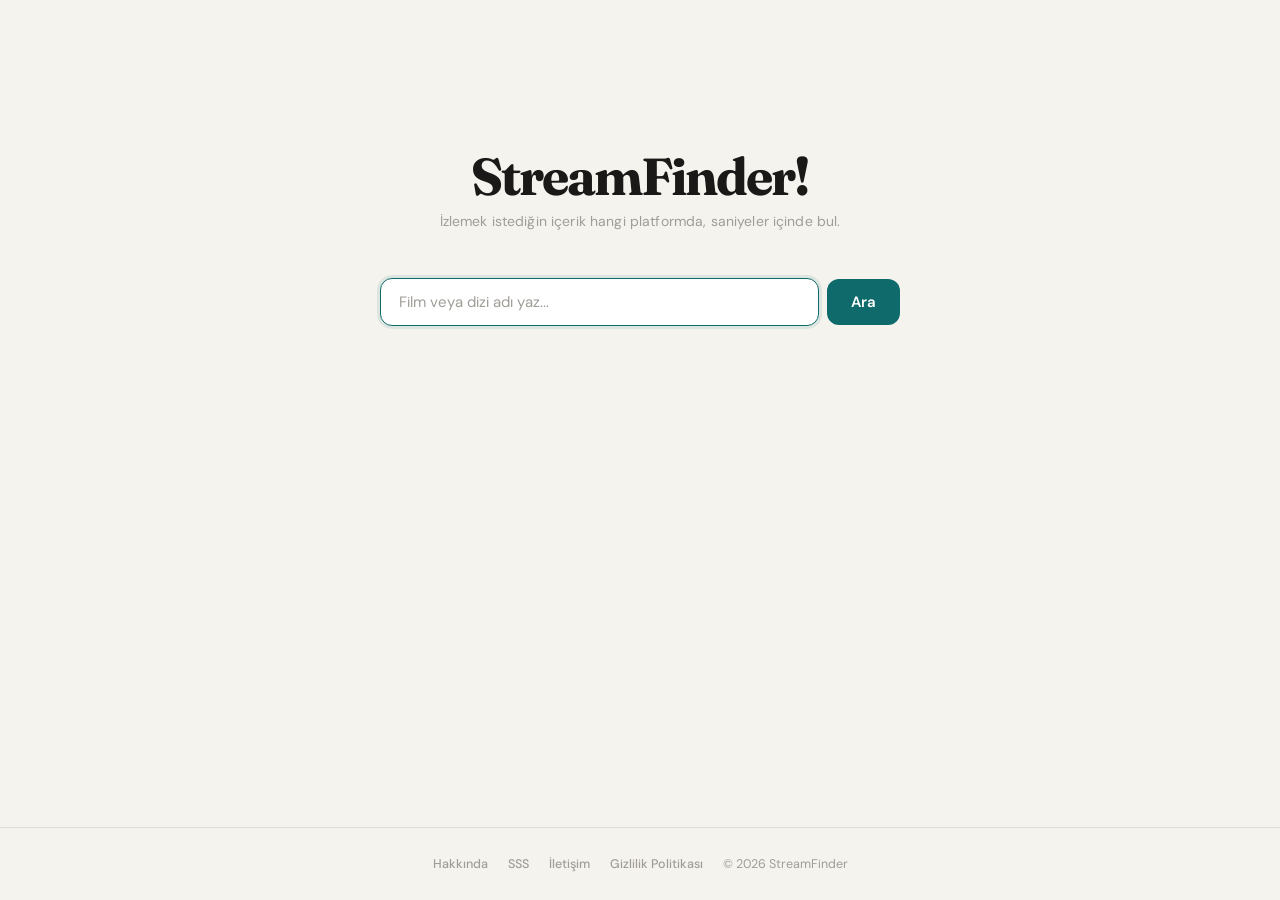
<file: index.html>
<!DOCTYPE html>
<html lang="tr">
<head>
    <meta charset="UTF-8">
    <meta name="viewport" content="width=device-width, initial-scale=1.0">
    <title>StreamFinder – Türkiye'de nerede var?</title>
    <link rel="stylesheet" href="style.css">
    <script async src="https://pagead2.googlesyndication.com/pagead/js/adsbygoogle.js?client=ca-pub-9145233193687325" crossorigin="anonymous"></script>
</head>
<body>
<div class="kapsayici">
    <h1 id="logo" style="cursor:pointer;">StreamFinder!</h1>
    <p class="tagline">İzlemek istediğin içerik hangi platformda, saniyeler içinde bul.</p>
    <div class="arama-alani">
        <div class="arama-satir">
            <input type="text" placeholder="Film veya dizi adı yaz...">
            <button id="ara-btn">Ara</button>
        </div>
        <div id="kontrol-satiri" style="display:none;">
            <div id="filtreler">
                <button class="filtre-btn" data-filtre="hepsi">Hepsi</button>
                <button class="filtre-btn" data-filtre="Film">Film</button>
                <button class="filtre-btn" data-filtre="Dizi">Dizi</button>
            </div>
            <div id="gorunum-toggle">
                <button class="gorunum-btn aktif" id="btn-grid" title="Grid görünümü">⊞ Grid</button>
                <button class="gorunum-btn" id="btn-liste" title="Liste görünümü">☰ Liste</button>
            </div>
        </div>
    </div>
    <div class="sonuclar" id="sonuclar"></div>
</div>

<footer class="site-footer">
    <a href="hakkinda.html">Hakkında</a>
    <a href="sss.html">SSS</a>
    <a href="iletisim.html">İletişim</a>
    <a href="gizlilik.html">Gizlilik Politikası</a>
    <span>© 2026 StreamFinder</span>
</footer>

<script src="script.js"></script>
</body>
</html>
</file>
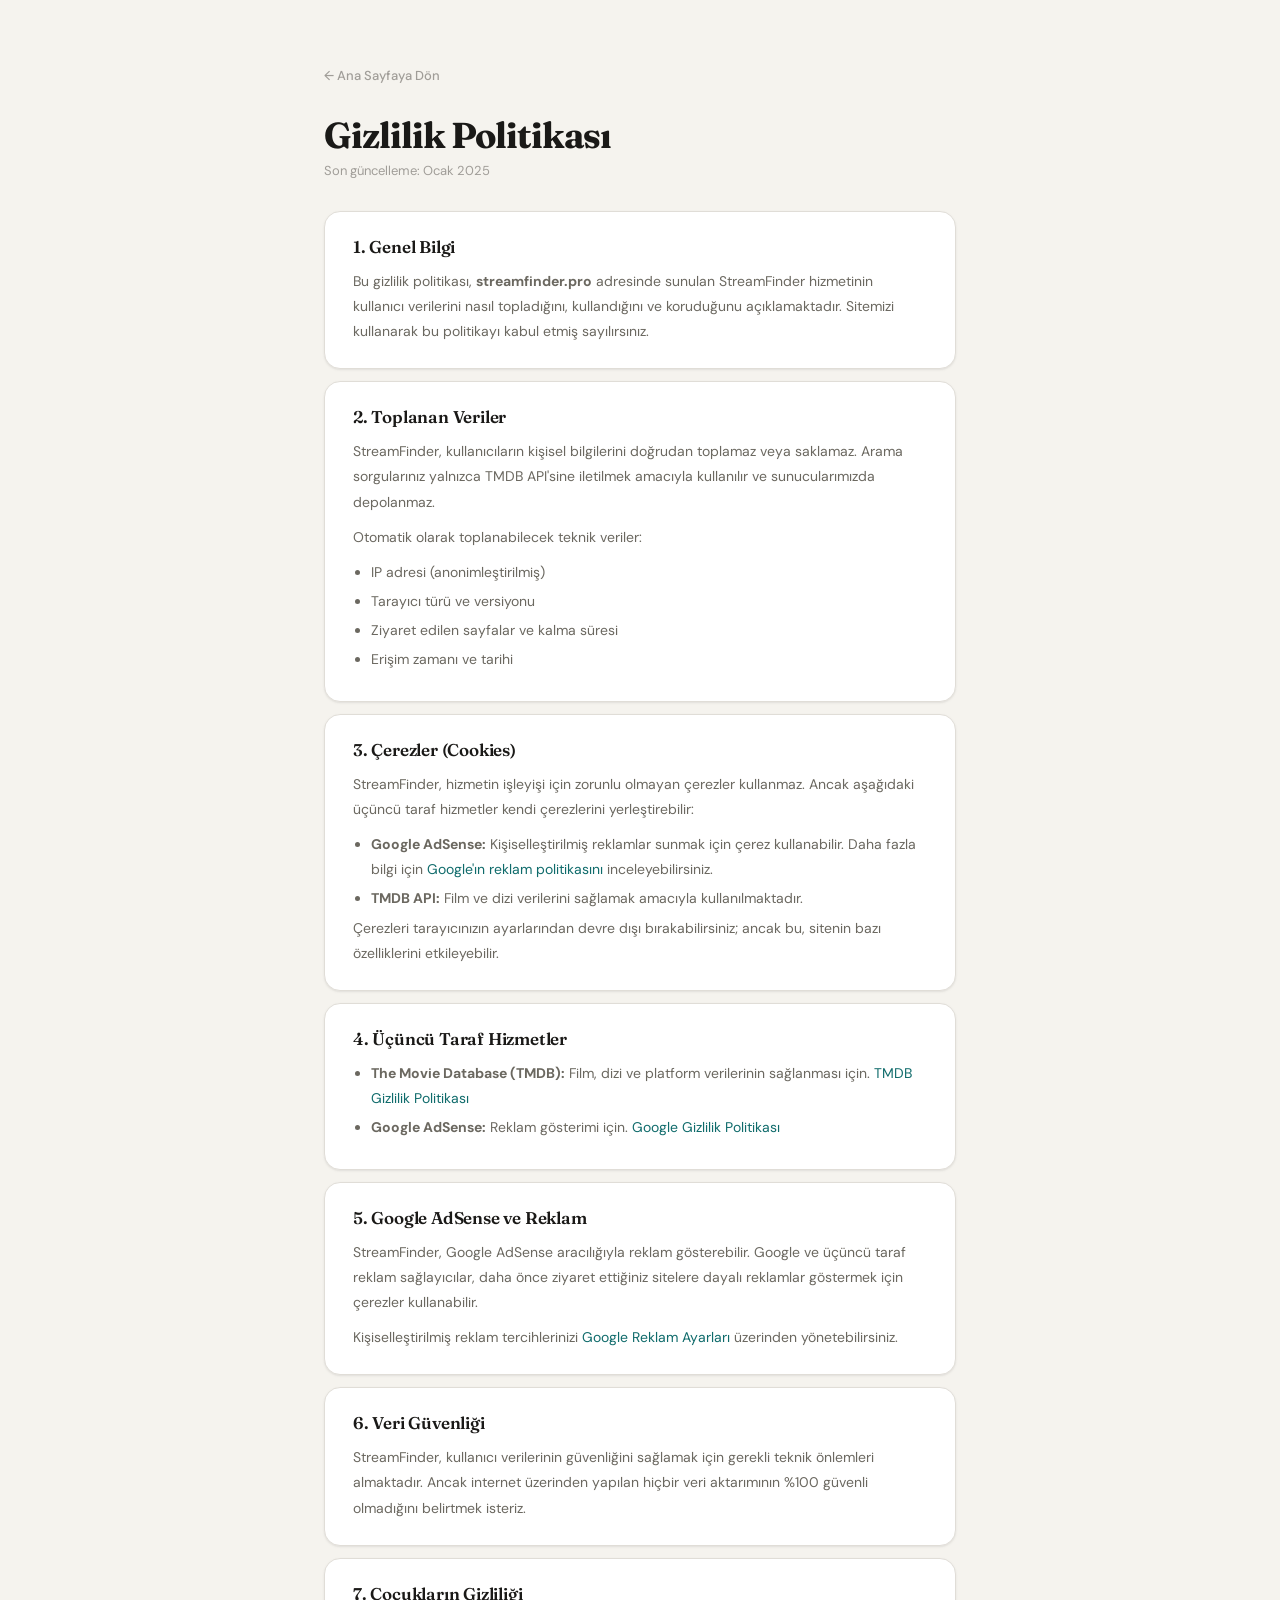
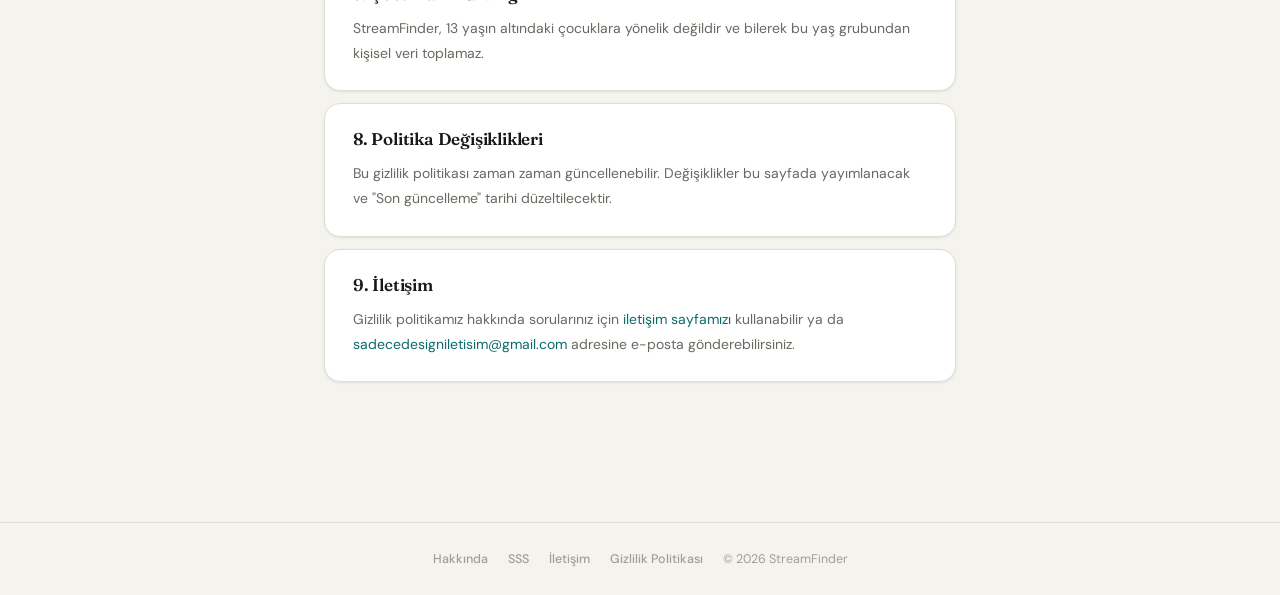
<file: gizlilik.html>
<!DOCTYPE html>
<html lang="tr">
<head>
    <meta charset="UTF-8">
    <meta name="viewport" content="width=device-width, initial-scale=1.0">
    <title>Gizlilik Politikası – StreamFinder</title>
    <link rel="stylesheet" href="style.css">
    <style>
        body { padding-top: 64px; }
        .sayfa { max-width: 680px; width: 100%; padding: 0 24px 80px; animation: fadeUp 0.45s ease both; }
        .geri-link { display: inline-flex; align-items: center; gap: 6px; color: var(--text-muted); text-decoration: none; font-size: 13px; font-weight: 500; margin-bottom: 32px; transition: color var(--transition); }
        .geri-link:hover { color: var(--accent); }
        .sayfa-baslik { font-family: 'Fraunces', serif; font-size: 36px; font-weight: 700; color: var(--text-primary); letter-spacing: -1px; margin-bottom: 6px; line-height: 1.1; }
        .guncelleme { font-size: 13px; color: var(--text-muted); margin-bottom: 32px; }
        .bolum { background: var(--surface); border: 1px solid var(--border); border-radius: var(--radius-lg); padding: 24px 28px; margin-bottom: 12px; box-shadow: var(--shadow-sm); }
        .bolum h2 { font-family: 'Fraunces', serif; font-size: 17px; font-weight: 600; color: var(--text-primary); margin: 0 0 12px 0; letter-spacing: -0.2px; }
        .bolum p { font-size: 14px; color: var(--text-secondary); line-height: 1.8; margin: 0 0 10px 0; }
        .bolum p:last-child { margin-bottom: 0; }
        .bolum ul { padding-left: 18px; margin: 8px 0 0 0; }
        .bolum ul li { font-size: 14px; color: var(--text-secondary); line-height: 1.8; margin-bottom: 4px; }
        .bolum a { color: var(--accent); text-decoration: none; }
        .bolum a:hover { text-decoration: underline; }
    </style>
    <script async src="https://pagead2.googlesyndication.com/pagead/js/adsbygoogle.js?client=ca-pub-9145233193687325" crossorigin="anonymous"></script>
</head>
<body>
<div class="sayfa">
    <a href="index.html" class="geri-link">← Ana Sayfaya Dön</a>
    <h1 class="sayfa-baslik">Gizlilik Politikası</h1>
    <p class="guncelleme">Son güncelleme: Ocak 2025</p>

    <div class="bolum">
        <h2>1. Genel Bilgi</h2>
        <p>Bu gizlilik politikası, <strong>streamfinder.pro</strong> adresinde sunulan StreamFinder hizmetinin kullanıcı verilerini nasıl topladığını, kullandığını ve koruduğunu açıklamaktadır. Sitemizi kullanarak bu politikayı kabul etmiş sayılırsınız.</p>
    </div>

    <div class="bolum">
        <h2>2. Toplanan Veriler</h2>
        <p>StreamFinder, kullanıcıların kişisel bilgilerini doğrudan toplamaz veya saklamaz. Arama sorgularınız yalnızca TMDB API'sine iletilmek amacıyla kullanılır ve sunucularımızda depolanmaz.</p>
        <p>Otomatik olarak toplanabilecek teknik veriler:</p>
        <ul>
            <li>IP adresi (anonimleştirilmiş)</li>
            <li>Tarayıcı türü ve versiyonu</li>
            <li>Ziyaret edilen sayfalar ve kalma süresi</li>
            <li>Erişim zamanı ve tarihi</li>
        </ul>
    </div>

    <div class="bolum">
        <h2>3. Çerezler (Cookies)</h2>
        <p>StreamFinder, hizmetin işleyişi için zorunlu olmayan çerezler kullanmaz. Ancak aşağıdaki üçüncü taraf hizmetler kendi çerezlerini yerleştirebilir:</p>
        <ul>
            <li><strong>Google AdSense:</strong> Kişiselleştirilmiş reklamlar sunmak için çerez kullanabilir. Daha fazla bilgi için <a href="https://policies.google.com/technologies/ads" target="_blank">Google'ın reklam politikasını</a> inceleyebilirsiniz.</li>
            <li><strong>TMDB API:</strong> Film ve dizi verilerini sağlamak amacıyla kullanılmaktadır.</li>
        </ul>
        <p>Çerezleri tarayıcınızın ayarlarından devre dışı bırakabilirsiniz; ancak bu, sitenin bazı özelliklerini etkileyebilir.</p>
    </div>

    <div class="bolum">
        <h2>4. Üçüncü Taraf Hizmetler</h2>
        <ul>
            <li><strong>The Movie Database (TMDB):</strong> Film, dizi ve platform verilerinin sağlanması için. <a href="https://www.themoviedb.org/privacy-policy" target="_blank">TMDB Gizlilik Politikası</a></li>
            <li><strong>Google AdSense:</strong> Reklam gösterimi için. <a href="https://policies.google.com/privacy" target="_blank">Google Gizlilik Politikası</a></li>
        </ul>
    </div>

    <div class="bolum">
        <h2>5. Google AdSense ve Reklam</h2>
        <p>StreamFinder, Google AdSense aracılığıyla reklam gösterebilir. Google ve üçüncü taraf reklam sağlayıcılar, daha önce ziyaret ettiğiniz sitelere dayalı reklamlar göstermek için çerezler kullanabilir.</p>
        <p>Kişiselleştirilmiş reklam tercihlerinizi <a href="https://www.google.com/settings/ads" target="_blank">Google Reklam Ayarları</a> üzerinden yönetebilirsiniz.</p>
    </div>

    <div class="bolum">
        <h2>6. Veri Güvenliği</h2>
        <p>StreamFinder, kullanıcı verilerinin güvenliğini sağlamak için gerekli teknik önlemleri almaktadır. Ancak internet üzerinden yapılan hiçbir veri aktarımının %100 güvenli olmadığını belirtmek isteriz.</p>
    </div>

    <div class="bolum">
        <h2>7. Çocukların Gizliliği</h2>
        <p>StreamFinder, 13 yaşın altındaki çocuklara yönelik değildir ve bilerek bu yaş grubundan kişisel veri toplamaz.</p>
    </div>

    <div class="bolum">
        <h2>8. Politika Değişiklikleri</h2>
        <p>Bu gizlilik politikası zaman zaman güncellenebilir. Değişiklikler bu sayfada yayımlanacak ve "Son güncelleme" tarihi düzeltilecektir.</p>
    </div>

    <div class="bolum">
        <h2>9. İletişim</h2>
        <p>Gizlilik politikamız hakkında sorularınız için <a href="iletisim.html">iletişim sayfamızı</a> kullanabilir ya da <a href="mailto:sadecedesigniletisim@gmail.com">sadecedesigniletisim@gmail.com</a> adresine e-posta gönderebilirsiniz.</p>
    </div>
</div>

<footer class="site-footer">
    <a href="hakkinda.html">Hakkında</a>
    <a href="sss.html">SSS</a>
    <a href="iletisim.html">İletişim</a>
    <a href="gizlilik.html">Gizlilik Politikası</a>
    <span>© 2026 StreamFinder</span>
</footer>
</body>
</html>
</file>
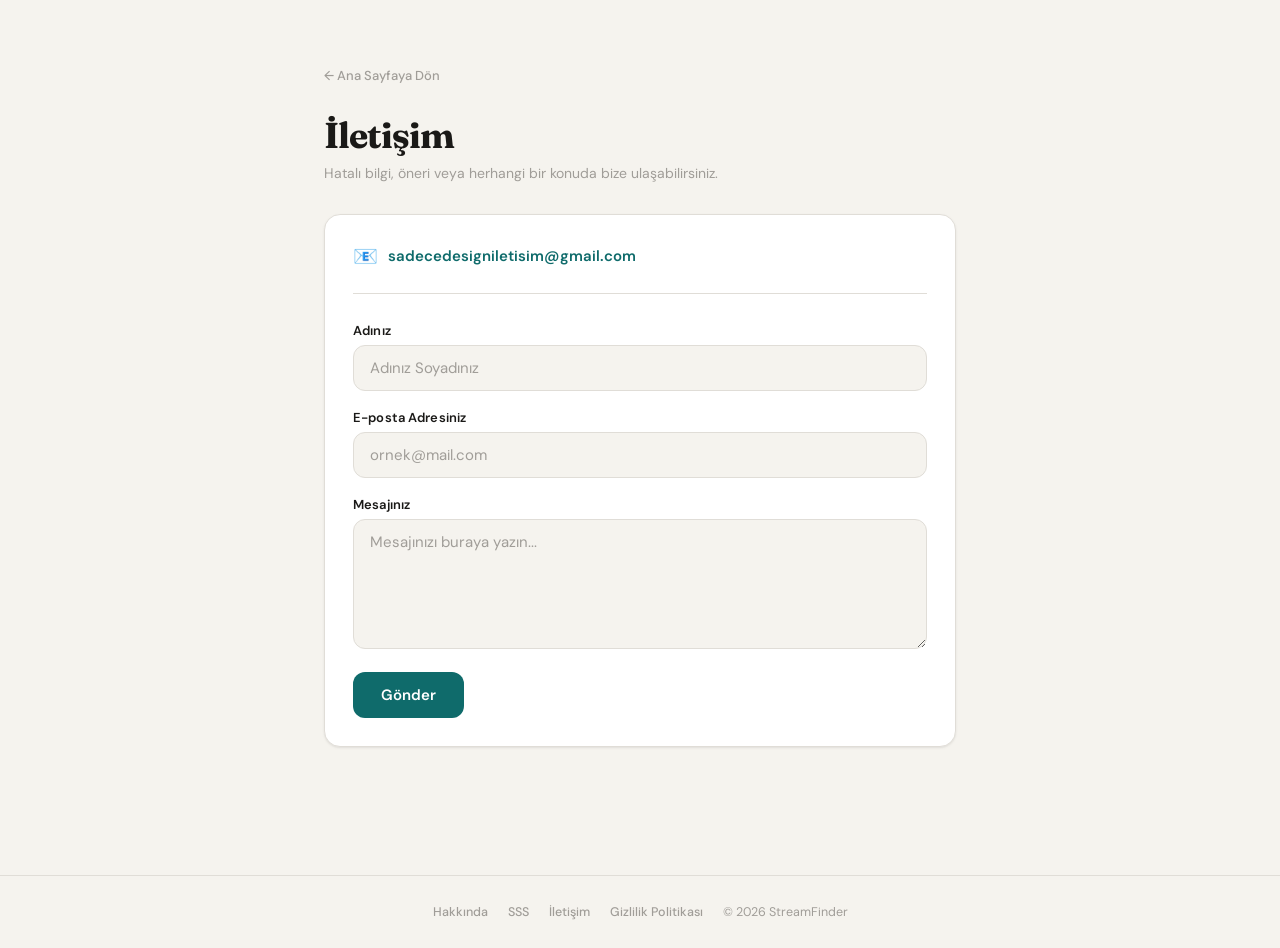
<file: iletisim.html>
<!DOCTYPE html>
<html lang="tr">
<head>
    <meta charset="UTF-8">
    <meta name="viewport" content="width=device-width, initial-scale=1.0">
    <title>İletişim – StreamFinder</title>
    <link rel="stylesheet" href="style.css">
    <style>
        body { padding-top: 64px; }
        .sayfa { max-width: 680px; width: 100%; padding: 0 24px 80px; animation: fadeUp 0.45s ease both; }
        .geri-link { display: inline-flex; align-items: center; gap: 6px; color: var(--text-muted); text-decoration: none; font-size: 13px; font-weight: 500; margin-bottom: 32px; transition: color var(--transition); }
        .geri-link:hover { color: var(--accent); }
        .sayfa-baslik { font-family: 'Fraunces', serif; font-size: 36px; font-weight: 700; color: var(--text-primary); letter-spacing: -1px; margin-bottom: 8px; line-height: 1.1; }
        .sayfa-alt { font-size: 14px; color: var(--text-muted); margin-bottom: 32px; }
        .kart { background: var(--surface); border: 1px solid var(--border); border-radius: var(--radius-lg); padding: 28px; box-shadow: var(--shadow-sm); }
        .eposta-satir { display: flex; align-items: center; gap: 10px; margin-bottom: 28px; padding-bottom: 24px; border-bottom: 1px solid var(--border); }
        .eposta-satir a { color: var(--accent); font-size: 15px; font-weight: 600; text-decoration: none; }
        .eposta-satir a:hover { text-decoration: underline; }
        .eposta-satir span { font-size: 20px; }
        label { display: block; font-size: 13px; font-weight: 600; color: var(--text-primary); margin-bottom: 6px; letter-spacing: 0.01em; }
        .form-input { width: 100%; padding: 12px 16px; border: 1.5px solid var(--border); border-radius: var(--radius-md); font-size: 15px; font-family: 'DM Sans', sans-serif; color: var(--text-primary); background: var(--bg); outline: none; transition: border-color var(--transition), box-shadow var(--transition); box-sizing: border-box; margin-bottom: 18px; resize: vertical; }
        .form-input::placeholder { color: var(--text-muted); }
        .form-input:focus { border-color: var(--accent); box-shadow: 0 0 0 3px rgba(15,107,107,0.10); }
        textarea.form-input { min-height: 130px; }
        .form-btn { background-color: var(--accent); color: white; border: none; padding: 13px 28px; border-radius: var(--radius-md); font-size: 15px; font-family: 'DM Sans', sans-serif; font-weight: 600; cursor: pointer; transition: background-color var(--transition), transform var(--transition); }
        .form-btn:hover { background-color: var(--accent-hover); transform: translateY(-1px); }
        .basari { display: none; background: var(--accent-soft); border: 1px solid var(--accent); color: var(--accent); border-radius: var(--radius-md); padding: 14px 18px; font-size: 14px; margin-top: 14px; font-weight: 500; }
    </style>
    <script async src="https://pagead2.googlesyndication.com/pagead/js/adsbygoogle.js?client=ca-pub-9145233193687325" crossorigin="anonymous"></script>
</head>
<body>
<div class="sayfa">
    <a href="index.html" class="geri-link">← Ana Sayfaya Dön</a>
    <h1 class="sayfa-baslik">İletişim</h1>
    <p class="sayfa-alt">Hatalı bilgi, öneri veya herhangi bir konuda bize ulaşabilirsiniz.</p>

    <div class="kart">
        <div class="eposta-satir">
            <span>📧</span>
            <a href="mailto:sadecedesigniletisim@gmail.com">sadecedesigniletisim@gmail.com</a>
        </div>

        <label for="ad">Adınız</label>
        <input class="form-input" type="text" id="ad" placeholder="Adınız Soyadınız">

        <label for="eposta">E-posta Adresiniz</label>
        <input class="form-input" type="email" id="eposta" placeholder="ornek@mail.com">

        <label for="mesaj">Mesajınız</label>
        <textarea class="form-input" id="mesaj" placeholder="Mesajınızı buraya yazın..."></textarea>

        <button class="form-btn" onclick="formGonder()">Gönder</button>
        <div class="basari" id="basari">✓ Mesajınız alındı! En kısa sürede geri dönüş yapacağız.</div>
    </div>
</div>

<footer class="site-footer">
    <a href="hakkinda.html">Hakkında</a>
    <a href="sss.html">SSS</a>
    <a href="iletisim.html">İletişim</a>
    <a href="gizlilik.html">Gizlilik Politikası</a>
    <span>© 2026 StreamFinder</span>
</footer>

<script>
function formGonder() {
    const ad = document.getElementById("ad").value.trim();
    const eposta = document.getElementById("eposta").value.trim();
    const mesaj = document.getElementById("mesaj").value.trim();
    if (!ad || !eposta || !mesaj) { alert("Lütfen tüm alanları doldurun."); return; }
    document.getElementById("basari").style.display = "block";
    document.getElementById("ad").value = "";
    document.getElementById("eposta").value = "";
    document.getElementById("mesaj").value = "";
}
</script>
</body>
</html>
</file>
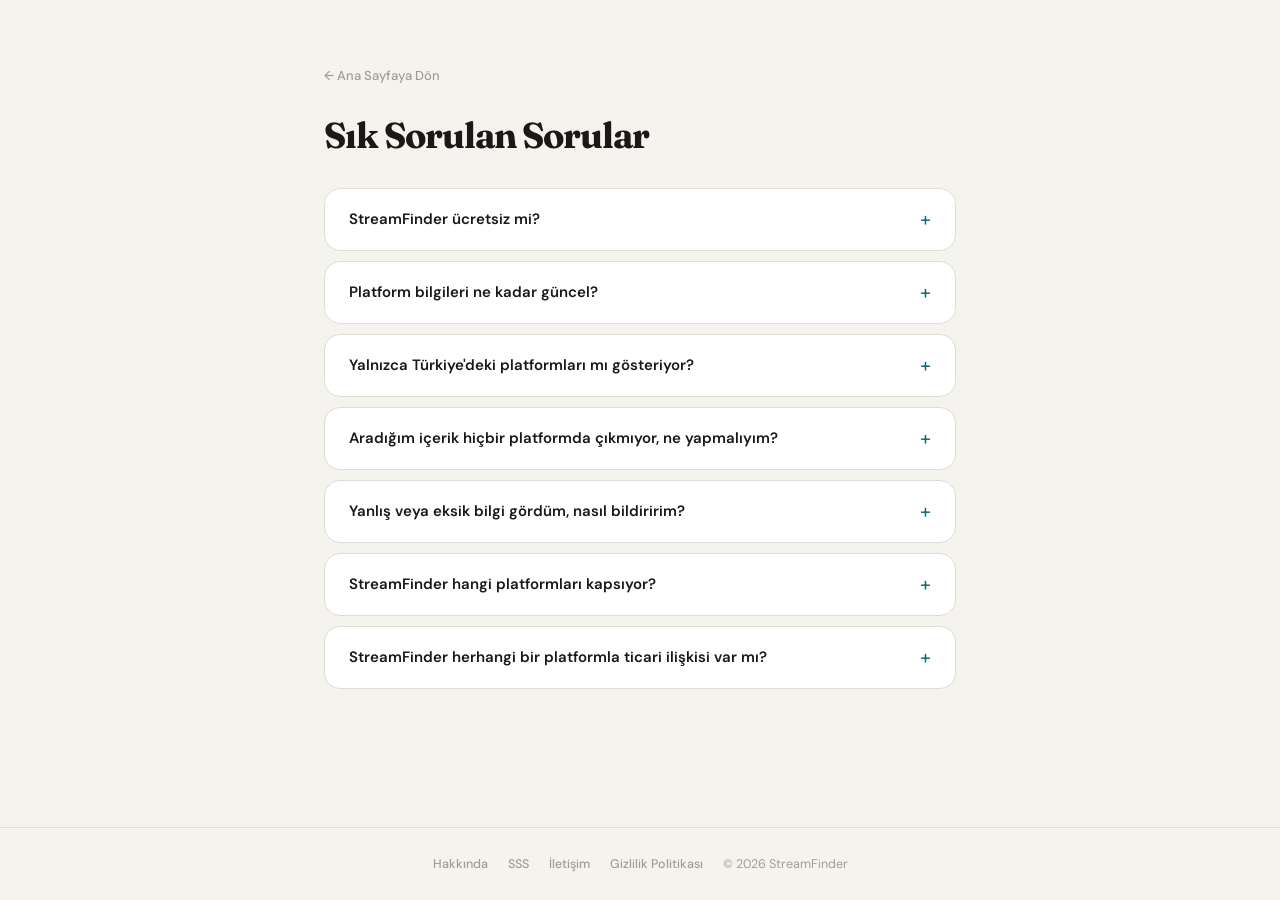
<file: sss.html>
<!DOCTYPE html>
<html lang="tr">
<head>
    <meta charset="UTF-8">
    <meta name="viewport" content="width=device-width, initial-scale=1.0">
    <title>SSS – StreamFinder</title>
    <link rel="stylesheet" href="style.css">
    <style>
        body { padding-top: 64px; }
        .sayfa { max-width: 680px; width: 100%; padding: 0 24px 80px; animation: fadeUp 0.45s ease both; }
        .geri-link { display: inline-flex; align-items: center; gap: 6px; color: var(--text-muted); text-decoration: none; font-size: 13px; font-weight: 500; margin-bottom: 32px; transition: color var(--transition); }
        .geri-link:hover { color: var(--accent); }
        .sayfa-baslik { font-family: 'Fraunces', serif; font-size: 36px; font-weight: 700; color: var(--text-primary); letter-spacing: -1px; margin-bottom: 32px; line-height: 1.1; }
        .sss-item { background: var(--surface); border: 1px solid var(--border); border-radius: var(--radius-lg); padding: 20px 24px; margin-bottom: 10px; cursor: pointer; transition: border-color var(--transition), box-shadow var(--transition); }
        .sss-item:hover { border-color: var(--accent); box-shadow: var(--shadow-sm); }
        .sss-item.acik { border-color: var(--accent); }
        .sss-soru { display: flex; justify-content: space-between; align-items: center; gap: 16px; }
        .sss-soru-text { font-size: 15px; font-weight: 600; color: var(--text-primary); line-height: 1.4; }
        .sss-ikon { font-size: 20px; color: var(--accent); flex-shrink: 0; transition: transform 0.25s ease; line-height: 1; }
        .sss-item.acik .sss-ikon { transform: rotate(45deg); }
        .sss-cevap { display: none; font-size: 14px; color: var(--text-secondary); line-height: 1.75; margin-top: 14px; padding-top: 14px; border-top: 1px solid var(--border); }
        .sss-item.acik .sss-cevap { display: block; }
        .sss-cevap a { color: var(--accent); text-decoration: none; }
        .sss-cevap a:hover { text-decoration: underline; }
    </style>
    <script async src="https://pagead2.googlesyndication.com/pagead/js/adsbygoogle.js?client=ca-pub-9145233193687325" crossorigin="anonymous"></script>
</head>
<body>
<div class="sayfa">
    <a href="index.html" class="geri-link">← Ana Sayfaya Dön</a>
    <h1 class="sayfa-baslik">Sık Sorulan Sorular</h1>

    <div class="sss-item">
        <div class="sss-soru"><span class="sss-soru-text">StreamFinder ücretsiz mi?</span><span class="sss-ikon">+</span></div>
        <div class="sss-cevap">Evet, StreamFinder tamamen ücretsizdir. Herhangi bir üyelik veya ödeme gerektirmez.</div>
    </div>

    <div class="sss-item">
        <div class="sss-soru"><span class="sss-soru-text">Platform bilgileri ne kadar güncel?</span><span class="sss-ikon">+</span></div>
        <div class="sss-cevap">Platform verileri The Movie Database (TMDB) API'sinden anlık olarak çekilmektedir. TMDB'nin veritabanı sürekli güncellense de bazı içerikler için kısa gecikmeler yaşanabilir.</div>
    </div>

    <div class="sss-item">
        <div class="sss-soru"><span class="sss-soru-text">Yalnızca Türkiye'deki platformları mı gösteriyor?</span><span class="sss-ikon">+</span></div>
        <div class="sss-cevap">Evet. StreamFinder şu an için yalnızca Türkiye bölgesindeki yayın platformu bilgilerini göstermektedir. İleride farklı ülkelere destek eklenmesi planlanmaktadır.</div>
    </div>

    <div class="sss-item">
        <div class="sss-soru"><span class="sss-soru-text">Aradığım içerik hiçbir platformda çıkmıyor, ne yapmalıyım?</span><span class="sss-ikon">+</span></div>
        <div class="sss-cevap">Bu durumda söz konusu içerik Türkiye'deki platformlarda henüz mevcut olmayabilir ya da yakın zamanda yayından kaldırılmış olabilir. Platform bilgilerinin doğruluğu için ilgili platformun resmi sitesini kontrol etmenizi öneririz.</div>
    </div>

    <div class="sss-item">
        <div class="sss-soru"><span class="sss-soru-text">Yanlış veya eksik bilgi gördüm, nasıl bildiririm?</span><span class="sss-ikon">+</span></div>
        <div class="sss-cevap">Hatalı platform bilgilerini <a href="iletisim.html">iletişim sayfamızdan</a> bize iletebilirsiniz. Geri bildiriminiz için teşekkür ederiz.</div>
    </div>

    <div class="sss-item">
        <div class="sss-soru"><span class="sss-soru-text">StreamFinder hangi platformları kapsıyor?</span><span class="sss-ikon">+</span></div>
        <div class="sss-cevap">Netflix, Amazon Prime Video, Disney+, Gain, Blutv, Mubi, Apple TV+ ve TMDB'nin Türkiye için listelediği diğer tüm platformlar kapsama dahildir. Liste TMDB veritabanına bağlı olarak otomatik güncellenir.</div>
    </div>

    <div class="sss-item">
        <div class="sss-soru"><span class="sss-soru-text">StreamFinder herhangi bir platformla ticari ilişkisi var mı?</span><span class="sss-ikon">+</span></div>
        <div class="sss-cevap">Hayır. StreamFinder bağımsız bir projedir ve hiçbir yayın platformuyla ticari ortaklığı ya da sponsorluk ilişkisi bulunmamaktadır.</div>
    </div>
</div>

<footer class="site-footer">
    <a href="hakkinda.html">Hakkında</a>
    <a href="sss.html">SSS</a>
    <a href="iletisim.html">İletişim</a>
    <a href="gizlilik.html">Gizlilik Politikası</a>
    <span>© 2026 StreamFinder</span>
</footer>

<script>
    document.querySelectorAll(".sss-item").forEach(item => {
        item.addEventListener("click", () => item.classList.toggle("acik"));
    });
</script>
</body>
</html>
</file>
<file: style.css>
@import url('https://fonts.googleapis.com/css2?family=Fraunces:ital,opsz,wght@0,9..144,400;0,9..144,600;0,9..144,700;1,9..144,400&family=DM+Sans:wght@300;400;500;600&display=swap');

*, *::before, *::after {
    box-sizing: border-box;
    margin: 0;
    padding: 0;
}

:root {
    --bg: #f5f3ee;
    --surface: #ffffff;
    --surface-2: #eeecea;
    --border: #e0ddd7;
    --text-primary: #1a1917;
    --text-secondary: #6b6860;
    --text-muted: #a09d98;
    --accent: #0f6b6b;
    --accent-hover: #0a5252;
    --accent-soft: #e4f0f0;
    --film-tag: #1a1917;
    --dizi-tag: #0f6b6b;
    --radius-sm: 8px;
    --radius-md: 12px;
    --radius-lg: 16px;
    --shadow-sm: 0 1px 3px rgba(0,0,0,0.06), 0 1px 2px rgba(0,0,0,0.04);
    --shadow-md: 0 4px 16px rgba(0,0,0,0.08), 0 1px 4px rgba(0,0,0,0.04);
    --transition: 0.18s ease;
}

html {
    -webkit-font-smoothing: antialiased;
    -moz-osx-font-smoothing: grayscale;
}

body {
    background-color: var(--bg);
    font-family: 'DM Sans', sans-serif;
    display: flex;
    flex-direction: column;
    align-items: center;
    min-height: 100vh;
    padding-top: 150px;
    color: var(--text-primary);
    transition: padding-top 0.4s ease;
}

body.arama-yapildi {
    padding-top: 40px;
}

/* ─── KAPSAYICI ─── */
.kapsayici {
    display: flex;
    flex-direction: column;
    align-items: center;
    width: 100%;
    max-width: 1000px;
    padding: 0 32px;
    flex: 1;
    animation: fadeUp 0.45s ease both;
}

@keyframes fadeUp {
    from { opacity: 0; transform: translateY(18px); }
    to   { opacity: 1; transform: translateY(0); }
}

/* ─── LOGO ─── */
#logo {
    font-family: 'Fraunces', serif;
    font-size: 52px;
    font-weight: 700;
    color: var(--text-primary);
    letter-spacing: -2px;
    cursor: pointer;
    margin-bottom: 10px;
    line-height: 1;
    transition: font-size 0.4s ease, color var(--transition);
    user-select: none;
}

body.arama-yapildi #logo {
    font-size: 32px;
}

body.arama-yapildi .tagline {
    display: none;
}

#logo .nokta {
    color: var(--accent);
}

#logo:hover {
    color: var(--accent);
}

.tagline {
    font-size: 14px;
    font-weight: 400;
    color: var(--text-muted);
    margin-bottom: 48px;
    letter-spacing: 0.01em;
    transition: opacity 0.3s ease, margin 0.4s ease;
}

/* ─── ARAMA ─── */
.arama-alani {
    display: flex;
    flex-direction: column;
    align-items: center;
    gap: 16px;
    width: 100%;
}

.arama-satir {
    display: flex;
    flex-direction: row;
    align-items: center;
    gap: 8px;
    width: 100%;
    max-width: 520px;
    box-sizing: border-box;
}

input {
    flex: 1;
    padding: 13px 18px;
    border: 1.5px solid var(--border);
    border-radius: var(--radius-md);
    font-size: 15px;
    font-family: 'DM Sans', sans-serif;
    font-weight: 400;
    color: var(--text-primary);
    background: var(--surface);
    outline: none;
    transition: border-color var(--transition), box-shadow var(--transition);
    min-width: 0;
}

input::placeholder {
    color: var(--text-muted);
}

input:focus {
    border-color: var(--accent);
    box-shadow: 0 0 0 3px rgba(15, 107, 107, 0.10);
}

#ara-btn {
    padding: 13px 24px;
    background-color: var(--accent);
    color: white;
    border: none;
    border-radius: var(--radius-md);
    font-size: 15px;
    font-family: 'DM Sans', sans-serif;
    font-weight: 600;
    cursor: pointer;
    transition: background-color var(--transition), transform var(--transition), box-shadow var(--transition);
    white-space: nowrap;
    letter-spacing: 0.01em;
}

#ara-btn:hover {
    background-color: var(--accent-hover);
    transform: translateY(-1px);
    box-shadow: 0 4px 14px rgba(15, 107, 107, 0.28);
}

#ara-btn:active {
    transform: translateY(0);
    box-shadow: none;
}

/* ─── KONTROL SATIRI (filtreler + toggle) ─── */
#kontrol-satiri {
    display: flex;
    justify-content: space-between;
    align-items: center;
    width: 100%;
    max-width: 520px;
    margin-top: -4px;
    box-sizing: border-box;
}

#filtreler {
    display: flex;
    gap: 6px;
}

/* ─── GÖRÜNÜM TOGGLE ─── */
#gorunum-toggle {
    display: flex;
    gap: 4px;
}
.gorunum-btn {
    padding: 5px 13px;
    background-color: var(--surface);
    color: var(--text-muted);
    border: 1.5px solid var(--border);
    border-radius: 999px;
    font-size: 12px;
    font-family: 'DM Sans', sans-serif;
    font-weight: 500;
    cursor: pointer;
    transition: all var(--transition);
}

.gorunum-btn:hover {
    border-color: var(--accent);
    color: var(--accent);
}

.gorunum-btn.aktif {
    background-color: var(--accent);
    border-color: var(--accent);
    color: white;
}

/* ─── FİLTRELER ─── */
#filtreler {
    display: flex;
    gap: 6px;
    margin-top: 2px;
}

.filtre-btn {
    padding: 6px 16px;
    background-color: var(--surface);
    color: var(--text-secondary);
    border: 1.5px solid var(--border);
    border-radius: 999px;
    font-size: 13px;
    font-family: 'DM Sans', sans-serif;
    font-weight: 500;
    cursor: pointer;
    transition: all var(--transition);
}

.filtre-btn:hover {
    border-color: var(--accent);
    color: var(--accent);
}

.filtre-btn.aktif {
    background-color: var(--accent);
    border-color: var(--accent);
    color: white;
}

/* ─── SONUÇLAR ─── */
.sonuclar {
    margin-top: 20px;
    width: 100%;
    background-color: var(--surface);
    border-radius: var(--radius-lg);
    padding: 8px;
    box-shadow: var(--shadow-md);
    border: 1px solid var(--border);
    animation: fadeUp 0.3s ease both;
}

#sonuclar:empty {
    display: none;
}

/* Grid modu */
#sonuclar.grid-mod {
    display: grid;
    grid-template-columns: repeat(auto-fill, minmax(150px, 1fr));
    gap: 12px;
    padding: 12px;
}

#sonuclar.grid-mod .film-kart {
    flex-direction: column;
    align-items: flex-start;
    padding: 0;
    border-bottom: none;
    border-radius: var(--radius-md);
    overflow: hidden;
    background: var(--surface-2);
    transform: none;
}

#sonuclar.grid-mod .film-kart:hover {
    background: var(--surface-2);
    transform: translateY(-3px);
    box-shadow: var(--shadow-md);
}

#sonuclar.grid-mod .film-kart img {
    width: 100%;
    height: 200px;
    object-fit: cover;
    object-position: top;
    border-radius: 0;
    box-shadow: none;
}

#sonuclar.grid-mod .film-kart p {
    padding: 8px 10px 10px;
    font-size: 12px;
    line-height: 1.35;
    color: var(--text-primary);
}

/* ─── FİLM KARTI ─── */
.film-kart {
    display: flex;
    align-items: center;
    gap: 14px;
    padding: 10px 12px;
    border-radius: var(--radius-md);
    cursor: pointer;
    transition: background-color var(--transition), transform var(--transition);
}

.film-kart:not(:last-child) {
    border-bottom: 1px solid var(--surface-2);
}

.film-kart:hover {
    background-color: var(--surface-2);
    transform: translateX(3px);
}

.film-kart img {
    border-radius: 6px;
    width: 52px;
    height: auto;
    object-fit: cover;
    flex-shrink: 0;
    box-shadow: var(--shadow-sm);
}

.film-kart p {
    font-size: 14px;
    font-weight: 500;
    color: var(--text-primary);
    line-height: 1.45;
}

/* ─── ETİKETLER ─── */
.etiket {
    background-color: var(--film-tag);
    color: white;
    font-size: 10px;
    font-weight: 600;
    padding: 2px 8px;
    border-radius: 999px;
    margin-left: 6px;
    letter-spacing: 0.05em;
    text-transform: uppercase;
    vertical-align: middle;
}

.etiket-film {
    background-color: var(--film-tag);
    color: white;
    font-size: 10px;
    font-weight: 600;
    padding: 3px 10px;
    border-radius: 999px;
    display: inline-block;
    margin-top: 6px;
    letter-spacing: 0.05em;
    text-transform: uppercase;
}

.etiket-dizi {
    background-color: var(--dizi-tag);
    color: white;
    font-size: 10px;
    font-weight: 600;
    padding: 3px 10px;
    border-radius: 999px;
    display: inline-block;
    margin-top: 6px;
    letter-spacing: 0.05em;
    text-transform: uppercase;
}

/* ─── DETAY ─── */
.detay-ust {
    display: flex;
    gap: 24px;
    padding: 20px;
    align-items: flex-start;
}

.detay-poster {
    width: 160px;
    min-width: 160px;
    border-radius: var(--radius-md);
    box-shadow: var(--shadow-lg);
}

.detay-poster-placeholder {
    width: 160px;
    min-width: 160px;
    height: 240px;
    border-radius: var(--radius-md);
    background: var(--surface-2);
}

.detay-bilgi {
    flex: 1;
    min-width: 0;
}

.detay-baslik-satir {
    display: flex;
    align-items: flex-start;
    gap: 10px;
    margin-bottom: 10px;
    flex-wrap: wrap;
}

.detay-baslik {
    font-family: 'Fraunces', serif;
    font-size: 26px;
    font-weight: 700;
    color: var(--text-primary);
    line-height: 1.2;
    letter-spacing: -0.4px;
}

.detay-meta-satir {
    display: flex;
    flex-wrap: wrap;
    gap: 6px;
    margin-bottom: 10px;
}

.meta-chip {
    background: var(--surface-2);
    color: var(--text-secondary);
    font-size: 12px;
    font-weight: 500;
    padding: 4px 10px;
    border-radius: 999px;
    border: 1px solid var(--border);
}

.detay-genre {
    font-size: 13px;
    color: var(--text-muted);
    margin-bottom: 12px;
    font-style: italic;
}

.detay-ozet {
    font-size: 14px;
    color: var(--text-secondary);
    line-height: 1.7;
    margin: 0;
}

/* ─── PLATFORM BÖLÜMÜ ─── */
.platform-bolum {
    border-top: 1px solid var(--surface-2);
    padding: 16px 20px;
}

.platform-bolum h3 {
    font-size: 11px;
    font-weight: 600;
    color: var(--text-muted);
    text-transform: uppercase;
    letter-spacing: 0.09em;
    margin: 0 0 14px 0;
}

.platform-grup {
    margin-bottom: 16px;
}

.platform-grup-baslik {
    display: flex;
    align-items: center;
    gap: 6px;
    font-size: 11px;
    font-weight: 600;
    text-transform: uppercase;
    letter-spacing: 0.07em;
    color: var(--text-muted);
    margin-bottom: 8px;
}

.platform-ikon {
    font-size: 13px;
}

.platform-liste {
    display: flex;
    flex-wrap: wrap;
    gap: 8px;
}

.platform {
    display: flex;
    align-items: center;
    gap: 10px;
    padding: 8px 14px;
    background: var(--surface-2);
    border-radius: var(--radius-md);
    border: 1px solid var(--border);
    transition: background-color var(--transition);
}

.platform:hover {
    background-color: var(--accent-soft);
}

.platform img {
    border-radius: 6px;
    width: 32px;
    height: 32px;
    object-fit: cover;
}

.platform span {
    font-size: 13px;
    font-weight: 500;
    color: var(--text-primary);
}

.platform p {
    font-size: 14px;
    font-weight: 500;
    color: var(--text-primary);
}

.platform-yok {
    font-size: 14px;
    color: var(--text-muted);
    padding: 8px 0;
}

/* ─── GERİ DÖN ─── */
#geri-don {
    padding: 7px 14px;
    background-color: transparent;
    color: var(--text-muted);
    border: 1.5px solid var(--border);
    border-radius: var(--radius-sm);
    font-size: 12px;
    font-family: 'DM Sans', sans-serif;
    font-weight: 500;
    cursor: pointer;
    transition: all var(--transition);
    white-space: nowrap;
    flex-shrink: 0;
}

#geri-don:hover {
    background-color: var(--surface-2);
    color: var(--text-primary);
    border-color: var(--text-muted);
}

/* ─── FOOTER ─── */
.site-footer {
    width: 100%;
    display: flex;
    justify-content: center;
    align-items: center;
    flex-wrap: wrap;
    gap: 6px 20px;
    padding: 28px 20px;
    margin-top: 48px;
    border-top: 1px solid var(--border);
}

.site-footer a {
    color: var(--text-muted);
    text-decoration: none;
    font-size: 12.5px;
    font-family: 'DM Sans', sans-serif;
    font-weight: 500;
    transition: color var(--transition);
}

.site-footer a:hover {
    color: var(--accent);
}

.site-footer span {
    color: var(--text-muted);
    font-size: 12.5px;
    font-family: 'DM Sans', sans-serif;
}

/* ─── RESPONSIVE ─── */
@media (max-width: 600px) {
    body {
        padding-top: 56px;
    }
    #logo {
        font-size: 38px;
    }
    .kapsayici {
        padding: 0 16px;
    }
    .arama-satir {
        max-width: 100%;
    }
    input {
        font-size: 16px;
    }
    .detay-ust {
        flex-direction: column;
    }
    .detay-poster {
        width: 100px;
    }
}
</file>
